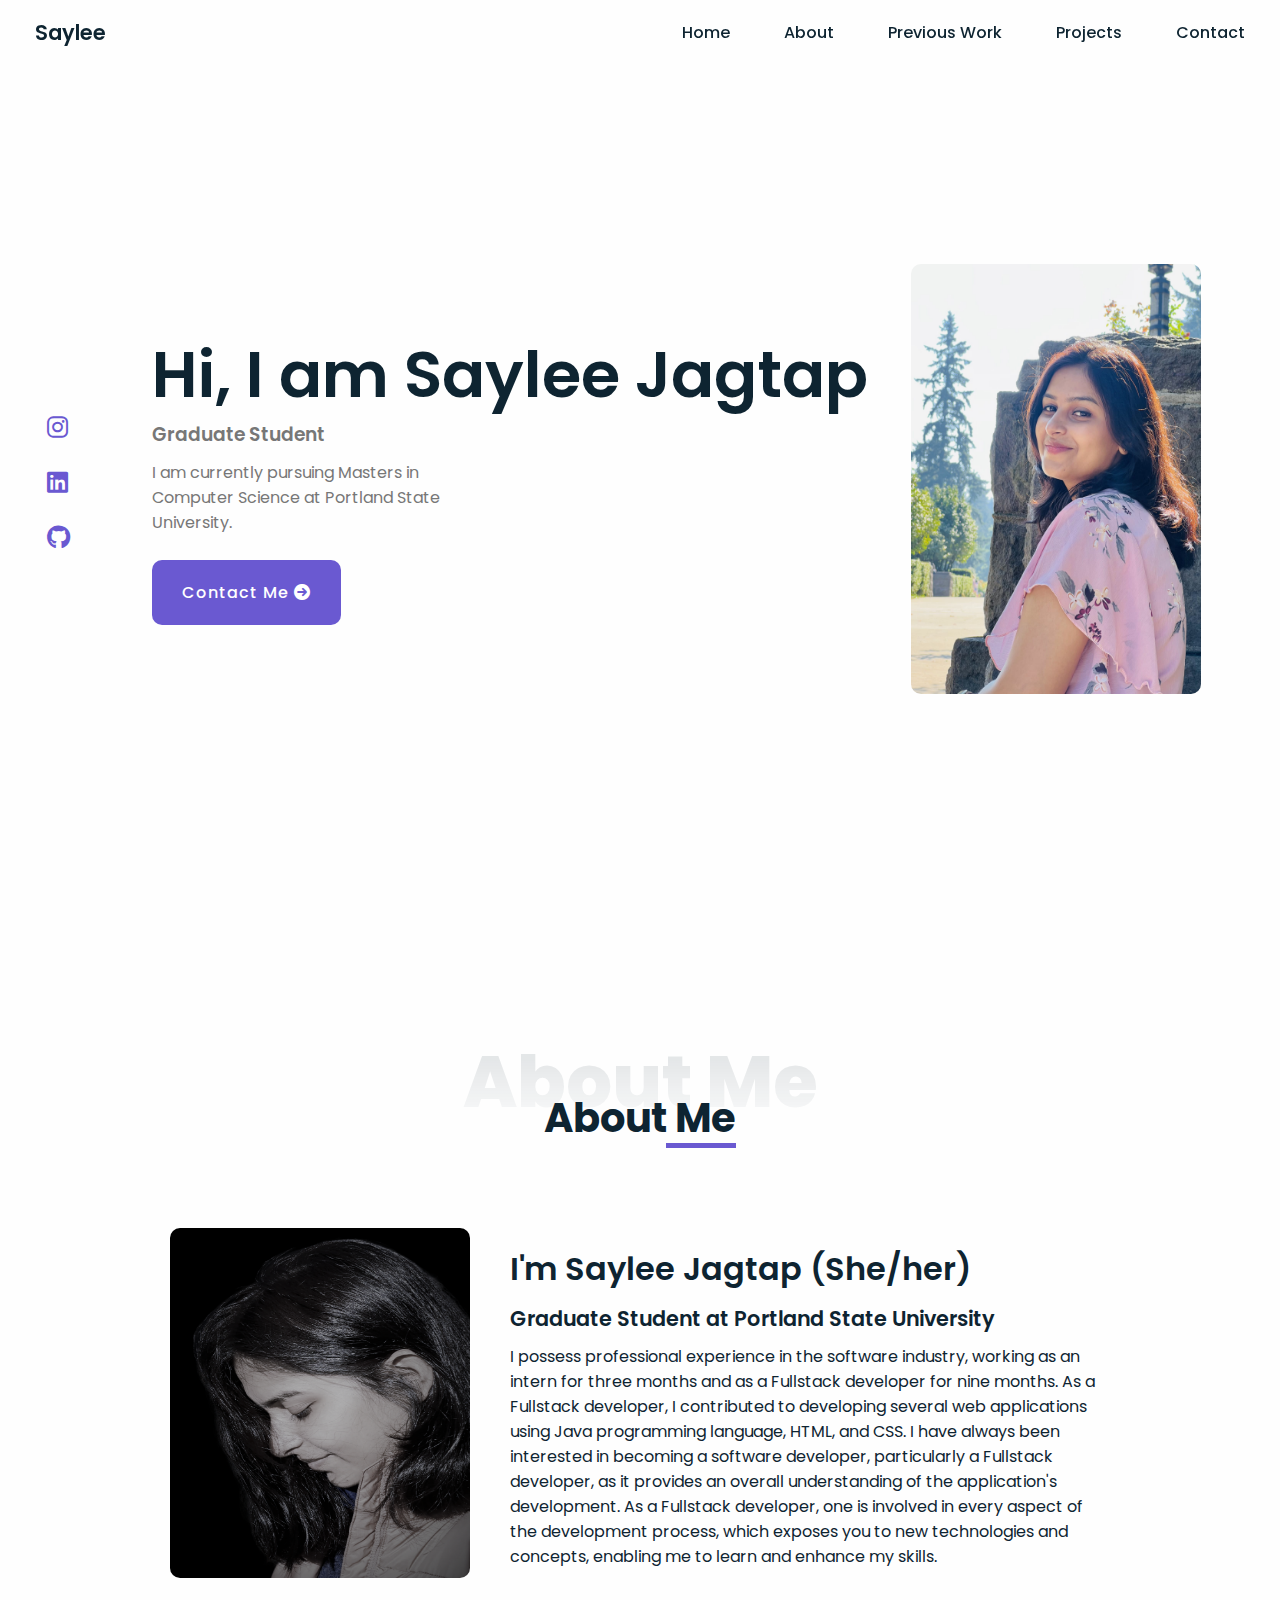
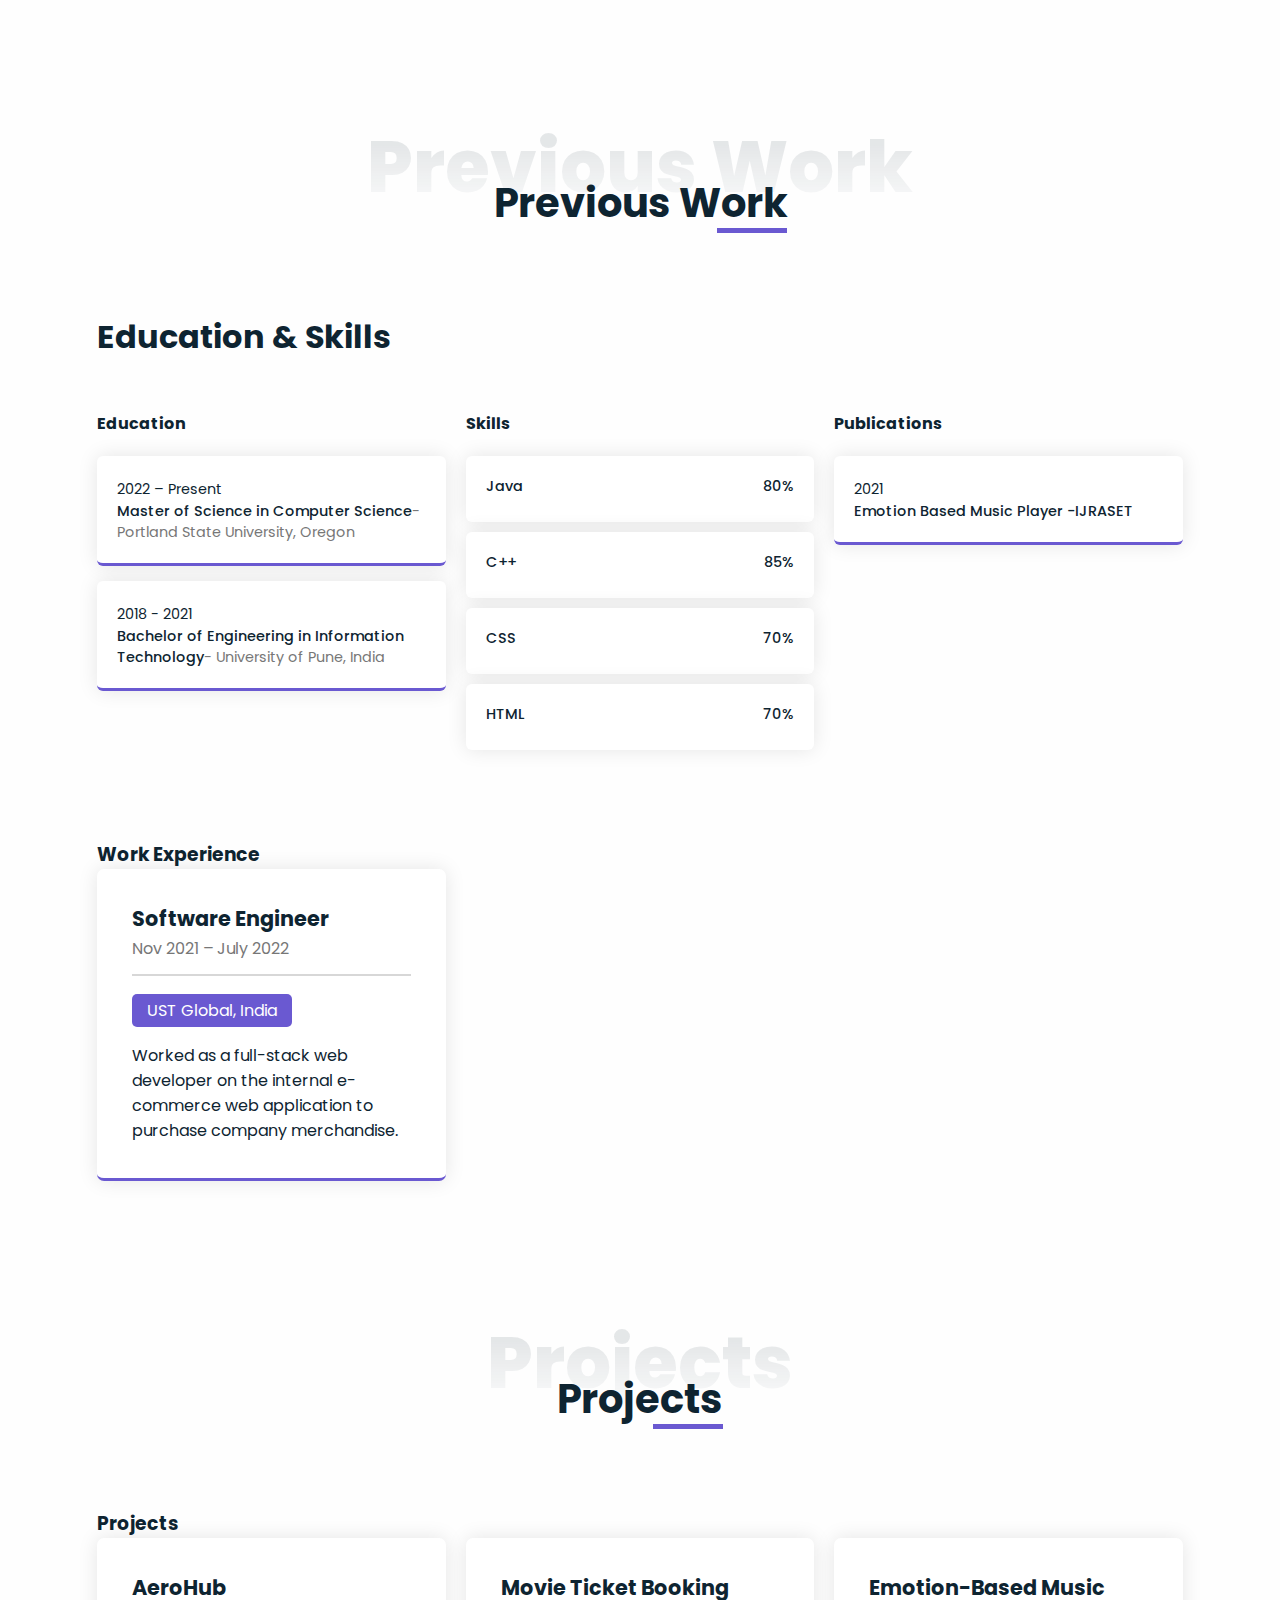
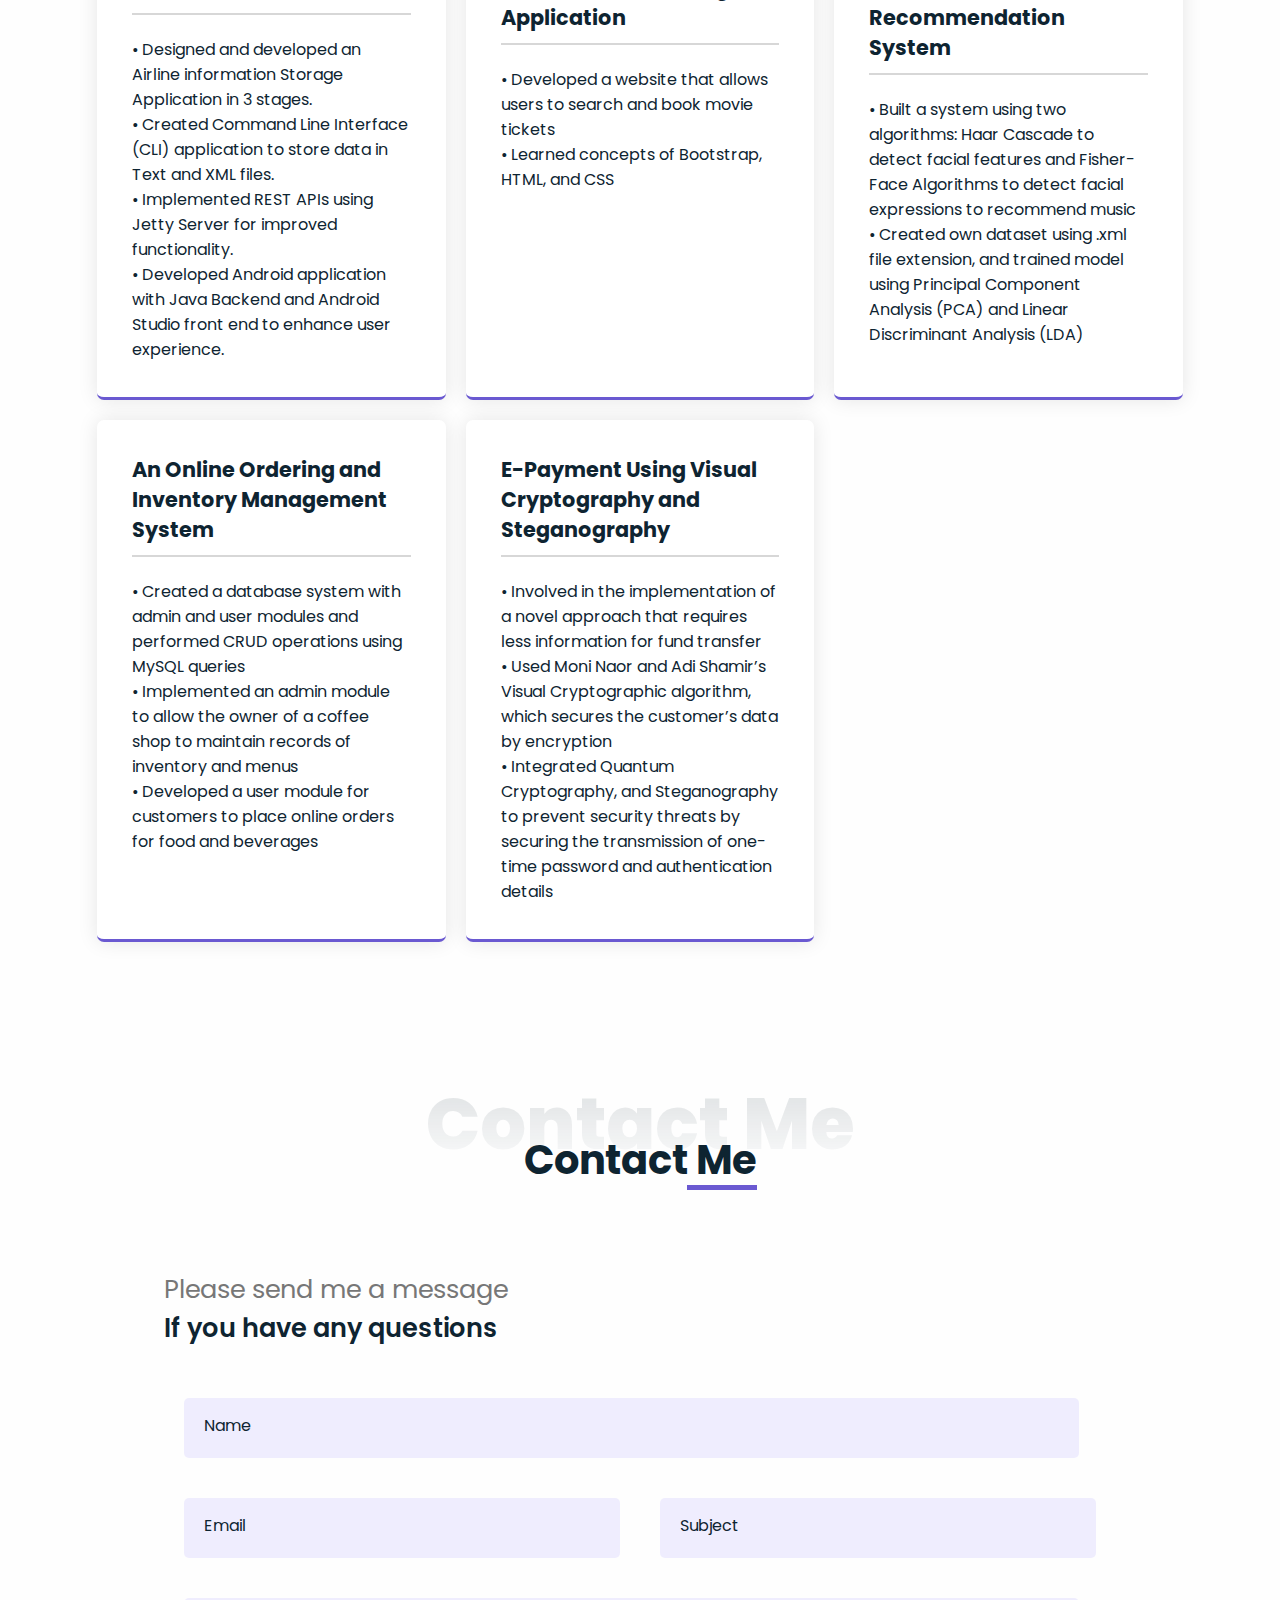
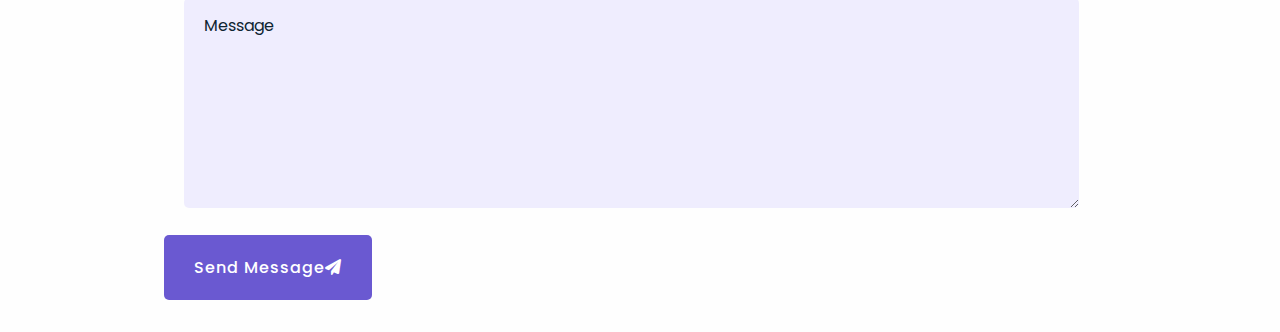
<file: templates/index.html>
<!DOCTYPE html>
<html lang="en" dir="ltr">
  <head>
    <title>Saylee Jagtap - Portfolio</title>
    <!-- favicon -->
    <link rel="icon" type="image" href="/static/img/favicon-32x32.png" />

    <meta charset="utf-8" />
    <meta
      content="width=device-width, initial-scale=1.0 shrink-to-fit=no"
      name="viewport"
    />
    <!-- CSS links-->
    <link rel="stylesheet" href="/static/css/sytle.css" />
    <link
      rel="stylesheet"
      href="https://cdnjs.cloudflare.com/ajax/libs/font-awesome/6.0.0-beta2/css/all.min.css"
    />
  </head>
  <body>
    <!--========= Header ==========-->
    <header>
      <div class="navigationBar">
        <a href="#" class="logo">Saylee</a>
        <div class="navigation">
          <div class="navigation-items">
            <div class="navigation-close-button"></div>
            <a href="#home">Home</a>
            <a href="#about">About</a>
            <a href="#previousWork">Previous Work</a>
            <a href="#projects">Projects</a>
            <a href="#contact">Contact</a>
          </div>
        </div>
        <div class="navigation-menu-button"></div>
      </div>
    </header>

    <!--============ Home Section ===============-->
    <section class="home flex-center" id="home">
      <div class="home-container">
        <div class="media-icons">
          <a href="https://www.instagram.com/saylleee/" aria-label="Instagram"
            ><i class="fab fa-instagram"></i
          ></a>
          <a
            href="https://www.linkedin.com/in/sayleejagtap/"
            aria-label="LinkedIn"
            ><i class="fab fa-linkedin"></i
          ></a>
          <a href="https://github.com/SayleeMJ" aria-label="Gitub"
            ><i class="fab fa-github"></i
          ></a>
        </div>
        <div class="information">
          <h2>Hi, I am Saylee Jagtap</h2>
          <h3>Graduate Student</h3>
          <p>
            I am currently pursuing Masters in Computer Science at Portland
            State University.
          </p>
          <a href="#contact" class="button"
            >Contact Me <i class="fas fa-arrow-circle-right"></i
          ></a>
        </div>
        <div class="home-image">
          <img
            src="/static/img/SayleeJagtap.jpg"
            width="480px"
            height="430px"
            alt="saylee"
          />
        </div>
      </div>
    </section>

    <!-- ============= About ============= -->
    <section class="about section" id="about">
      <div class="container flex-center">
        <h1 class="section-title-01">About Me</h1>
        <h2 class="section-title-02">About Me</h2>
        <div class="content flex-center">
          <div class="about-image">
            <img
              src="/static/img/saylee.png"
              alt="about"
              height="350px"
              width="200px"
            />
          </div>
          <div class="about-information">
            <div class="about-description">
              <h3>I'm Saylee Jagtap (She/her)</h3>
              <h4>Graduate Student at Portland State University</h4>
              <p>
                I possess professional experience in the software industry,
                working as an intern for three months and as a Fullstack
                developer for nine months. As a Fullstack developer, I
                contributed to developing several web applications using Java
                programming language, HTML, and CSS. I have always been
                interested in becoming a software developer, particularly a
                Fullstack developer, as it provides an overall understanding of
                the application's development. As a Fullstack developer, one is
                involved in every aspect of the development process, which
                exposes you to new technologies and concepts, enabling me to
                learn and enhance my skills.
              </p>
            </div>
          </div>
        </div>
      </div>
    </section>

    <!--================ Previous Work =================-->
    <section class="previousWork section" id="previousWork">
      <div class="container flex-center">
        <h1 class="section-title-01">Previous Work</h1>
        <h2 class="section-title-02">Previous Work</h2>
        <div class="content">
          <div class="skills">
            <h3>Education & Skills</h3>
          </div>
          <div class="skills-information education-all">
            <div class="education">
              <h4>Education</h4>
              <ul class="education-list">
                <li class="item">
                  <span class="year">2022 – Present</span>
                  <p>
                    <span>Master of Science in Computer Science</span>- Portland
                    State University, Oregon
                  </p>
                </li>
                <li class="item">
                  <span class="year">2018 - 2021 </span>
                  <p>
                    <span
                      >Bachelor of Engineering in Information Technology</span
                    >- University of Pune, India
                  </p>
                </li>
              </ul>
            </div>
            <div class="education">
              <h4>Skills</h4>
              <ul class="skills-bars">
                <li class="skills-bar">
                  <div class="information">
                    <span>Java</span>
                    <span>80%</span>
                  </div>
                </li>
                <li class="skills-bar">
                  <div class="information">
                    <span>C++</span>
                    <span>85%</span>
                  </div>
                </li>
                <li class="skills-bar">
                  <div class="information">
                    <span>CSS</span>
                    <span>70%</span>
                  </div>
                </li>
                <li class="skills-bar">
                  <div class="information">
                    <span>HTML</span>
                    <span>70%</span>
                  </div>
                </li>
              </ul>
            </div>
            <div class="education">
              <h4>Publications</h4>
              <ul class="education-list">
                <li class="item">
                  <span class="year">2021</span>
                  <p><span>Emotion Based Music Player -IJRASET</span></p>
                </li>
              </ul>
            </div>
          </div>
          <div class="skills-description">
            <h3>Work Experience</h3>
          </div>
          <div class="skills-information">
            <div class="experience-cards">
              <div class="upper">
                <h3>Software Engineer</h3>
                <span>Nov 2021 – July 2022</span>
              </div>
              <div class="hr"></div>
              <h4><label>UST Global, India</label></h4>
              <p>
                Worked as a full-stack web developer on the internal e-commerce
                web application to purchase company merchandise.
              </p>
            </div>
          </div>
        </div>
      </div>
    </section>

    <!--================ Previous Work =================-->
    <section class="previousWork section" id="projects">
      <div class="container flex-center">
        <h1 class="section-title-01">Projects</h1>
        <h2 class="section-title-02">Projects</h2>
        <div class="content">
          <div class="skills-description">
            <h3>Projects</h3>
          </div>
          <div class="skills-information">
            <div class="experience-cards">
              <div class="upper">
                <h3>AeroHub</h3>
              </div>
              <div class="hr"></div>
              <p>
                • Designed and developed an Airline information Storage
                Application in 3 stages. <br />
                • Created Command Line Interface (CLI) application to store data
                in Text and XML files. <br />
                • Implemented REST APIs using Jetty Server for improved
                functionality. <br />
                • Developed Android application with Java Backend and Android
                Studio front end to enhance user experience.
              </p>
            </div>
            <div class="experience-cards">
              <div class="upper">
                <h3>Movie Ticket Booking Application</h3>
              </div>
              <div class="hr"></div>
              <p>
                • Developed a website that allows users to search and book movie
                tickets <br />
                • Learned concepts of Bootstrap, HTML, and CSS
              </p>
            </div>
            <div class="experience-cards">
              <div class="upper">
                <h3>Emotion-Based Music Recommendation System</h3>
              </div>
              <div class="hr"></div>
              <p>
                • Built a system using two algorithms: Haar Cascade to detect
                facial features and Fisher-Face Algorithms to detect facial
                expressions to recommend music <br />
                • Created own dataset using .xml file extension, and trained
                model using Principal Component Analysis (PCA) and Linear
                Discriminant Analysis (LDA)
              </p>
            </div>
            <div class="experience-cards">
              <div class="upper">
                <h3>An Online Ordering and Inventory Management System</h3>
              </div>
              <div class="hr"></div>
              <p>
                • Created a database system with admin and user modules and
                performed CRUD operations using MySQL queries <br />
                • Implemented an admin module to allow the owner of a coffee
                shop to maintain records of inventory and menus <br />
                • Developed a user module for customers to place online orders
                for food and beverages
              </p>
            </div>
            <div class="experience-cards">
              <div class="upper">
                <h3>E-Payment Using Visual Cryptography and Steganography</h3>
              </div>
              <div class="hr"></div>
              <p>
                • Involved in the implementation of a novel approach that
                requires less information for fund transfer <br />
                • Used Moni Naor and Adi Shamir’s Visual Cryptographic
                algorithm, which secures the customer’s data by encryption
                <br />
                • Integrated Quantum Cryptography, and Steganography to prevent
                security threats by securing the transmission of one-time
                password and authentication details
              </p>
            </div>
          </div>
        </div>
      </div>
    </section>

    <!-- ================ Contact Me ================= -->
    <section class="contact section" id="contact">
      <div class="container flex-center">
        <h1 class="section-title-01">Contact Me</h1>
        <h2 class="section-title-02">Contact Me</h2>
        <div class="content">
          <div class="contactMe">
            <p>
              Please send me a message <br /><span>
                If you have any questions</span
              >
            </p>
            <form action="" class="contact-form">
              <div class="name">
                <input type="text" placeholder="Name" />
              </div>
              <div class="email">
                <input type="email" placeholder="Email" />
                <input type="text" placeholder="Subject" />
              </div>
              <div class="message">
                <textarea
                  name="message"
                  id=""
                  rows="7"
                  placeholder="Message"
                ></textarea>
              </div>
              <button class="button" type="submit">
                Send Message<i class="fas fa-paper-plane"></i>
              </button>
            </form>
          </div>
        </div>
      </div>
    </section>
    <!--========== Javascript files ==========-->
    <script src="/static/js/main.js"></script>
  </body>
</html>
</file>
<file: static/css/sytle.css>
@import url("https://fonts.googleapis.com/css2?family=Poppins:ital,wght@0,100;0,200;0,300;0,400;0,500;0,600;0,700;0,800;0,900;1,100;1,200;1,300;1,400;1,500;1,600;1,800;1,900&display=swap");

:root {
  /*============== Theme colors ================*/
  --first-color: #0e2431;
  --second-color: #6a59d1;
  --third-color: #777;

  /*============== Hover colors ================*/
  --hover-color: #614fd0;

  /*============== Backgroud colors ================*/
  --body-bg-color: #fefefe;
  --card-bg-color: #fff;
  --model-bg-color: #fff;
  --bg-transparent-color: rgba(0, 0, 0, 0.1);
  --transparent-color-01: rgba(0, 0, 0, 0.1);
  --transparent-color-02: rgba(106, 89, 299, 0.1);
  --line-color: #d7d7d7;

  /*============== Colors Fliters ================*/
  --color-filter: invert(1);

  /*============== Box Shadow ================*/
  --box-shadow: 0px 0px 20px rgb(0 0 0 / 10%);

  /*============== Font size ================*/
  --small-font-size: 0.9em;
  --normal-font-size: 1em;

  /*============== Scroll skills-bar colors ================*/
  --scroll-skills-bar-color: #c5cadf;
  --scroll-thumb-color: #70768a;
  --scroll-thumb-hover-color: #454f6b;
}

* {
  margin: 0;
  padding: 0;
  box-sizing: border-box;
  font-family: "Poppins", sans-serif;
}

html {
  scroll-behavior: smooth;
}

body {
  color: var(--first-color);
  background: var(--body-bg-color);
  margin: 2rem 0 0 0;
  transition: 0.5s ease;
}

a {
  text-decoration: none;
}

li {
  list-style: none;
}

/*=-=-=-=-=-=-=- Header -=-=-=-=-=-=-=-=*/
header {
  width: 100%;
  z-index: 99999;
  position: fixed;
  top: 0;
  left: 0;
  backdrop-filter: blur(20px);
  transition: 0.6s ease;
}

header.sticky {
  background: rgba(255, 255, 255, 0.1);
  box-shadow: var(--box-shadow);
}

.navigationBar {
  position: relative;
  height: 4rem;
  max-width: 1250px;
  display: flex;
  justify-content: space-between;
  align-items: center;
  margin-left: auto;
  margin-right: auto;
  padding: 0 20px;
  transition: 0.5s ease;
}

header.sticky .navigationBar {
  height: 3.5rem;
}
.navigationBar .logo {
  color: var(--first-color);
  font-size: 1.3em;
  font-weight: 600;
}

.navigation-items a {
  color: var(--first-color);
  font-size: var(--normal-font-size);
  font-weight: 500;
}

.navigation-items a.active {
  color: var(--second-color);
}

.navigation-items a:not(:last-child) {
  margin-right: 50px;
}

.navigation-items a:hover {
  color: var(--second-color);
}

.navigation-menu-button {
  display: none;
}
/*=-=-=-=-=-=-=-= Home Section =-=-=-=-=-=-=-=-=*/
.home {
  position: relative;
  max-width: 1250px;
  min-height: 100vh;
  margin-left: auto;
  margin-right: auto;
  padding: 4rem 2rem;
  flex-direction: column;
}

.home .home-container {
  display: flex;
  justify-content: space-between;
  align-items: center;
  width: 100%;
}

.home-container .media-icons {
  display: flex;
  flex-direction: column;
  margin-right: 40px;
}

.home-container .media-icons a {
  color: var(--second-color);
  font-size: 1.5em;
  margin: 10px 0;
}

.home-container .media-icons a:hover {
  color: var(--hover-color);
}

.home-container .information h2 {
  font-size: 4em;
  font-weight: 600;
  line-height: 70px;
}

.home-container .information h3 {
  color: var(--third-color);
  font-feature-settings: 1.3em;
  font-weight: 600;
  line-height: 50px;
}

.home-container .information p {
  color: var(--third-color);
  font-size: var(--normal-font-size);
  max-width: 350px;
}

.button {
  background: var(--second-color);
  color: #fff;
  font-size: var(--normal-font-size);
  font-weight: 500;
  display: inline-block;
  margin-top: 25px;
  padding: 20px 30px;
  letter-spacing: 1px;
  border-radius: 10px;
}

.button:hover {
  background: var(--hover-color);
}

.home-container .home-image {
  position: relative;
}

.home-container .home-image img {
  width: 90%;
  transform: translate(0, 0);
  border-radius: 10px;
}

.home .scroll-down {
  color: var(--first-color);
  font-size: var(--normal-font-size);
  font-weight: 500;
  margin-top: 20px;
}

.home .scroll-down i {
  color: var(--second-color);
  font-size: 1.2em;
  animation: arrow-down ease 2s infinite;
}

@keyframes arrow-down {
  0% {
    transform: translateY(0);
  }
  30% {
    transform: translateY(10px);
  }
}
/*=-=-=-=-=-=-=-=-= Common style for all sections =-=-=-=-=-=-=-=*/
.flex-center {
  display: flex;
  justify-content: center;
  align-items: center;
}

.section {
  position: relative;
  width: 1150px;
  margin-left: auto;
  margin-right: auto;
  padding: 6rem 2rem 2rem;
}

.sub-section {
  position: relative;
  width: 1150px;
  margin-left: auto;
  margin-right: auto;
  padding: 6rem 0;
}

.section-title-01 {
  font-size: 4.5em;
  font-weight: 800;
  margin-bottom: 2rem;
  background: linear-gradient(to top, transparent 0%, var(--first-color) 70%);
  -webkit-background-clip: text;
  -webkit-text-fill-color: transparent;
  opacity: 0.1;
}

.section-title-02 {
  font-size: 2.5em;
  font-weight: 700;
  transform: translateY(-80px);
}

.section-title-02::before {
  content: "";
  position: absolute;
  width: 70px;
  height: 5px;
  right: 0;
  bottom: 0;
  background-color: var(--second-color);
}

.container {
  position: relative;
  flex-direction: column;
}

/* =-=-=-=-=-=-=-=-=-= About  =-=-=-=-=-=-=-=-= */
.about .container .content {
  column-gap: 40px;
  width: 100%;
}

.about-image {
  position: relative;
}

.about-image img {
  max-width: 100%;
  min-width: 300px;
  border-radius: 10px;
}

.about-information .about-description {
  max-width: 600px;
}

.about-information .about-description h3 {
  font-size: 2em;
  font-weight: 600;
  margin-bottom: 10px;
}

.about-information .about-description h4 {
  font-size: 1.3em;
  font-weight: 600;
  margin-bottom: 10px;
}

/*=-=-=-=-=-=-=-=-=-=-= Previous Work =-=-=-=-=-=-=-=-=-=-=*/
.previousWork .container .content {
  width: 100%;
}

.skills {
  max-width: 700px;
  margin-bottom: 50px;
}

.skills h3 {
  font-size: 2em;
  margin-bottom: 5px;
}

.skills-information {
  max-width: 100%;
  display: grid;
  grid-template-columns: repeat(auto-fill, minmax(300px, 1fr));
  gap: 20px;
  margin: 0 auto;
}

.skills-information h4 {
  margin-bottom: 20px;
}

.skills-information h4 label {
  background: var(--second-color);
  color: #fff;
  font-size: var(--normal-font-size);
  font-weight: 400;
  padding: 5px 15px;
  border-radius: 5px;
}

.education-all {
  margin-bottom: 80px;
}

.education-list .item {
  background: var(--card-bg-color);
  box-shadow: var(--box-shadow);
  border-bottom: 3px solid var(--second-color);
  padding: 20px;
  margin-top: 15px;
  border-radius: 6px;
  transition: 0.3s ease;
}

.education-list .item .year {
  font-size: var(--small-font-size);
  margin-bottom: 5px;
}

.education-list .item p {
  color: var(--third-color);
  font-size: var(--small-font-size);
}

.education-list .item p span {
  color: var(--first-color);
  font-size: var(--normal-font-size);
  font-weight: 500;
}

.skills-bar {
  background: var(--card-bg-color);
  box-shadow: var(--box-shadow);
  margin-bottom: 10px;
  padding: 20px;
  border-radius: 6px;
  transition: 0.3s ease;
}

.skills-bar .information {
  display: flex;
  justify-content: space-between;
  align-items: center;
  margin-bottom: 5px;
  font-size: var(--small-font-size);
}

.skills-bar .information span {
  font-weight: 500;
}
.experience-cards {
  background: var(--card-bg-color);
  border-bottom: 3px solid var(--second-color);
  padding: 35px;
  border-radius: 7px;
  box-shadow: var(--box-shadow);
  transition: 0.3s ease;
}

.experience-cards .upper {
  line-height: 30px;
}

.experience-cards h3 {
  font-size: 1.3em;
  font-weight: 700;
}

.experience-cards h5 {
  font-size: var(--small-font-size);
  font-weight: 500;
  font-style: italic;
}

.experience-cards span {
  color: var(--third-color);
}

.experience-cards .hr {
  width: 100;
  height: 2px;
  background: var(--line-color);
  margin: 10px 0 22px;
}

.experience-cards .hr p {
  text-align: justify;
}

/* =-=-=-=-=-=-=-=-=-=-= Contact me section =-=-=-=-=-=-=-=-=-=-= */
.contact .container .content {
  display: flex;
  justify-content: center;
  width: 100%;
}

.contactMe p {
  color: var(--third-color);
  font-size: 1.6em;
  margin-bottom: 30px;
}

.contactMe p span {
  color: var(--first-color);
  font-weight: 600;
}

.contact-form input,
.contact-form textarea {
  border: none;
  color: var(--first-color);
  background: var(--transparent-color-02);
  font-size: var(--normal-font-size);
  margin: 20px;
  padding: 15px 100px 20px 20px;
  border-radius: 5px;
}

.contact-form textarea {
  width: 94%;
}

::placeholder {
  color: var(--first-color);
}

.contact-form .name input {
  width: 94%;
}

.contact-form .email {
  display: flex;
  justify-content: space-between;
}

.contact-form .email input {
  width: 90%;
}

.contact-form .button {
  border: none;
  margin-top: 0;
  border-radius: 5px;
  cursor: pointer;
}

/* Responsive */
@media screen and (max-width: 1070px) {
  .navigation {
    position: fixed;
    width: 100%;
    height: 100vh;
    top: 0;
    left: 0;
    display: flex;
    justify-content: center;
    align-items: center;
    background: var(--transparent-color-01);
    visibility: hidden;
    opacity: 0;
    transition: 0.3s ease;
  }

  .navigation.active {
    visibility: visible;
    opacity: 1;
  }

  .navigation-items {
    position: relative;
    background: var(--model-bg-color);
    width: 600px;
    max-width: 600px;
    display: flex;
    align-items: center;
    flex-direction: column;
    margin: 20px;
    padding: 40px;
    border-radius: 10px;
    box-shadow: var(--box-shadow);
  }

  .navigation-items a {
    margin: 15px 50px;
  }

  .navigation-close-button {
    position: absolute;
    background: url(/static/img/png-transparent-computer-icons-button-close-angle-rectangle-logo-thumbnail.png)
      no-repeat;
    filter: var(--color-filter);
    background-size: 12px;
    background-position: center;
    width: 40px;
    height: 40px;
    cursor: pointer;
    top: 0;
    right: 0;
    margin: 10px;
  }

  .navigation-menu-button {
    background: url(/static/img/share-icon-lunch-user-interface-hamburger-button-restaurant.jpg)
      no-repeat;
    filter: var(--color-filter);
    background-size: 30px;
    background-position: center;
    width: 40px;
    height: 40px;
    cursor: pointer;
    display: block;
  }
}
</file>
